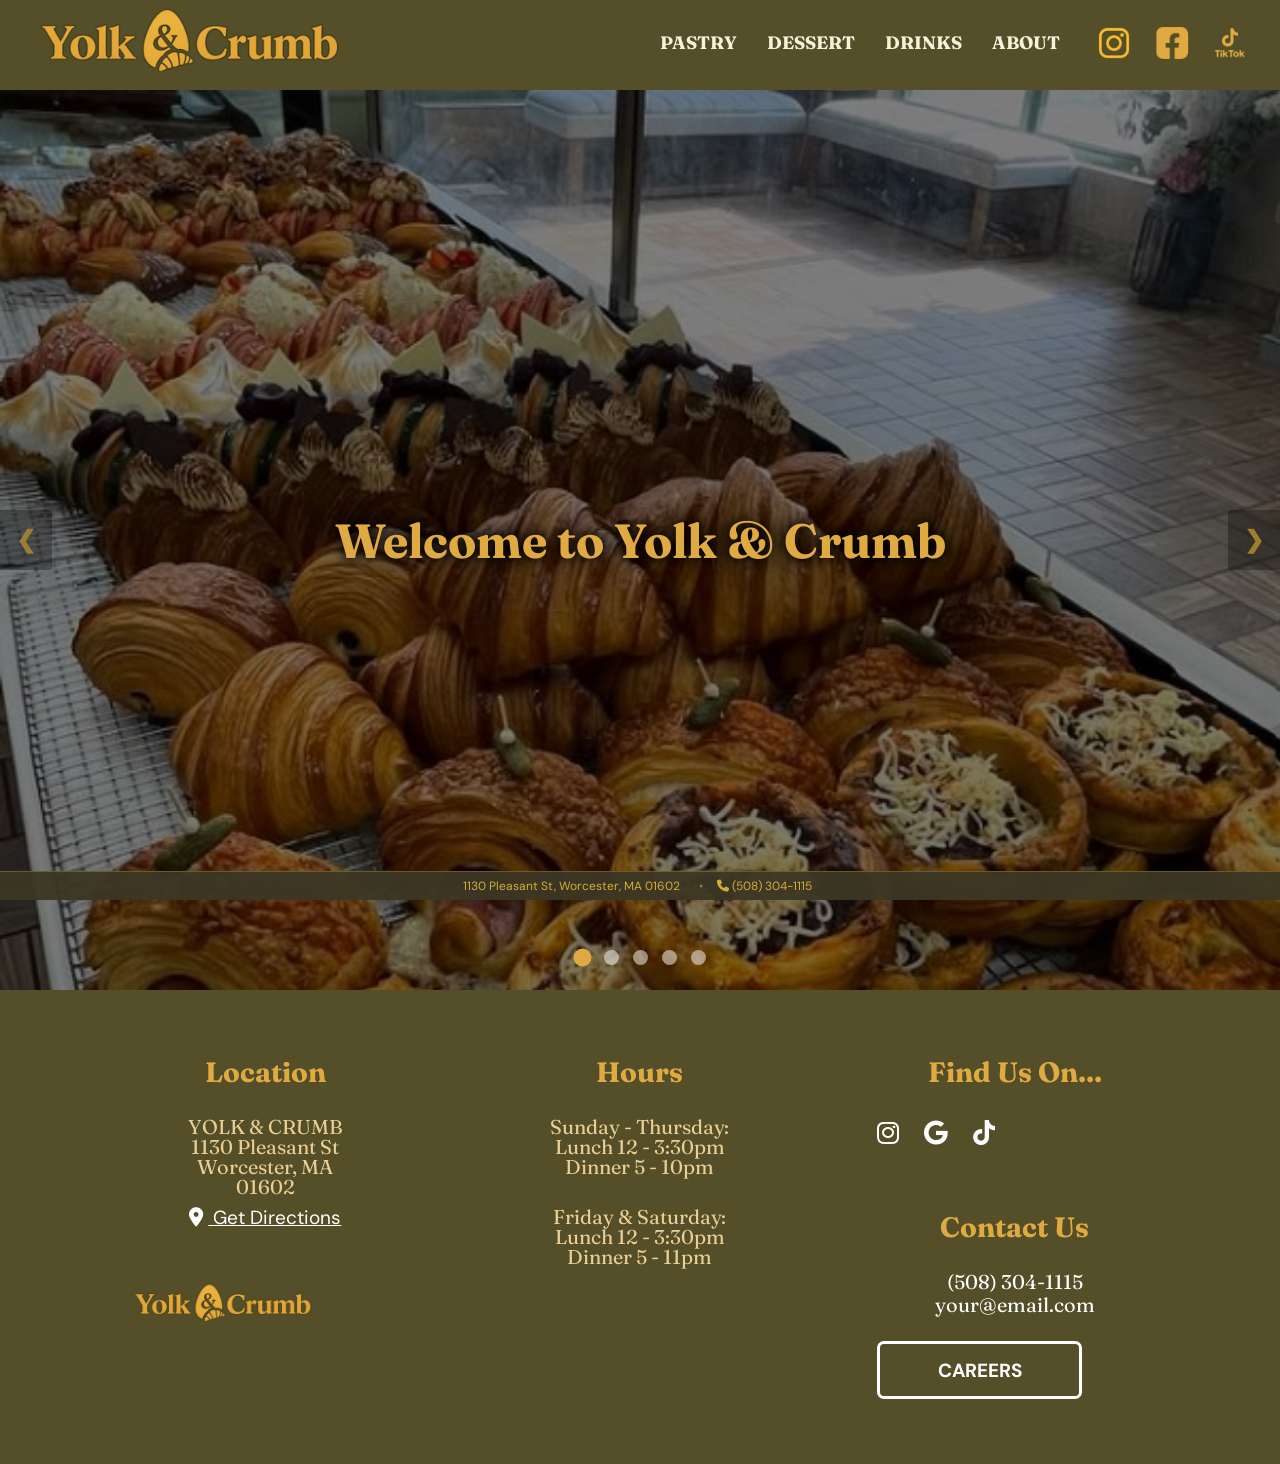
<file: index.html>
<!DOCTYPE html>
<html lang="en">
<head>
  <meta charset="UTF-8">
  <meta name="viewport" content="width=device-width, initial-scale=1.0">

  <title>Yolk and Crumb</title>


  <link rel="preconnect" href="https://fonts.googleapis.com">
  <link rel="preconnect" href="https://fonts.gstatic.com" crossorigin>
  <link
    href="https://fonts.googleapis.com/css2?family=Archivo+Black&family=DM+Sans:wght@400;500;700&display=swap"
    rel="stylesheet"
  >
  <link href="https://fonts.googleapis.com/css2?family=Fraunces:opsz,wght@9..144,600;9..144,700;9..144,800&display=swap"
   rel="stylesheet">
<!-- โหลด FontAwesome สำหรับไอคอนรูปโทรศัพท์ -->
    <link rel="stylesheet" href="https://cdnjs.cloudflare.com/ajax/libs/font-awesome/6.4.0/css/all.min.css">
  <link rel="stylesheet" href="style.css">


</head>

<body>

<!-- Header -->
  <header class="site-header">

    <a href="yolkandcrumb.html" class="logo">
      <img src="/pictures/logo_005.png" alt="yolk and crumb" class="logo-img">
    </a>

    <nav class="main-nav" id="mainNav">
      <a href="pastry.html" class="nav-link">PASTRY</a>
      <a href="dessert.html" class="nav-link">DESSERT</a>
      <a href="drinks.html" class="nav-link">DRINKS</a>
      <a href="about.html" class="nav-link">ABOUT</a>
    </nav>

    <!-- จัดกลุ่มไอคอนและปุ่มสามขีดให้อยู่ด้วยกันใน div นี้ -->
    <div class="mobile-header-right">
      <div class="header-icons">
        <a href="https://www.instagram.com/yolk_and_crumb?stkn=MXF0NWw0bGdmMWV0MA==" target="_blank">
          <img src="/pictures/logo_ig_h.png" alt="Picture Instagram" class="social-logo" style="width: 40px; height: auto; border-radius: 8px;">
        </a>
        <a href="https://www.facebook.com/p/Yolk-Crumb-61583239731599/" target="_blank">
          <img src="/pictures/logo_fb_h.png" alt="Picture Facebook" class="social-logo" style="width: 40px; height: auto; border-radius: 8px;">
        </a>
        <a href="https://www.instagram.com/yolk_and_crumb?stkn=MXF0NWw0bGdmMWV0MA==" target="_blank">
          <img src="/pictures/logo_tt_h.png" alt="Picture Tiktok" class="social-logo" style="width: 40px; height: auto; border-radius: 8px;">
        </a>
      </div>

      <!-- ปุ่มสามขีดสำหรับมือถือ -->
      <div class="menu-toggle" id="menuToggle" aria-label="Toggle Menu">
        <span class="bar"></span>
        <span class="bar"></span>
        <span class="bar"></span>
      </div>
    </div>
    
  </header>


  <!-- Hero -->
  <main>

    <section class="hero">

    <div class="slider-container">

        <!-- สไลด์ภาพที่ 1 -->
        <div class="my-slides fade">
            <img src="/pictures/slice_001.jpg" alt="ภาพที่ 1">
            <div class="text-caption">Welcome to Yolk & Crumb</div>
        </div>

        <!-- สไลด์ภาพที่ 2 -->
        <div class="my-slides fade">
            <img src="/pictures/slice_002.jpg" alt="ภาพที่ 2">
            <div class="text-caption">Golden, aromatic and baked to perfection</div>
        </div>

        <!-- สไลด์ภาพที่ 3 -->
        <div class="my-slides fade">
            <img src="/pictures/slice_003.jpg" alt="ภาพที่ 3">
            <div class="text-caption">Crunchy on the edges, chewy in the center—pure cookie bliss.</div>
        </div>

        <!-- สไลด์ภาพที่ 4 -->
        <div class="my-slides fade">
            <img src="/pictures/slice_004.jpg" alt="ภาพที่ 4">
            <div class="text-caption">Buttery crusts filled with rich, heavenly sweetness</div>
        </div>

        <!-- สไลด์ภาพที่ 5 -->
        <div class="my-slides fade">
            <img src="/pictures/slice-005.jpg" alt="ภาพที่ 5">
            <div class="text-caption">Refreshingly smooth and crafted to perfection in every sip</div>
        </div>

        <!-- ปุ่มควบคุม ซ้าย/ขวา -->
        <button class="prev" onclick="plusSlides(-1)">&#10094;</button>
        <button class="next" onclick="plusSlides(1)">&#10095;</button>

        <!-- จุดวงกลมบอกตำแหน่งภาพ -->
        <div class="dot-container">
            <span class="dot" onclick="currentSlide(1)"></span>
            <span class="dot" onclick="currentSlide(2)"></span>
            <span class="dot" onclick="currentSlide(3)"></span>
            <span class="dot" onclick="currentSlide(4)"></span>
            <span class="dot" onclick="currentSlide(5)"></span>
        </div>
    </div>
    </section>

      <!-- =================================
         INFORMATION SECTION
    ================================== -->
    <section class="info-section">

      <div class="info-container">

        <!-- Location -->
        <div class="info-column location-column">

          <h2>Location</h2>

          <p>
            YOLK & CRUMB<br>
            1130 Pleasant St<br>
            Worcester, MA<br>
            01602
          </p>

          <a
            href="https://www.google.com/maps/place/Yolk+and+Crumb/@42.2783921,-71.8579001,17z/"
            target="_blank"
            class="directions-link"
          >
            <i class="fa-solid fa-location-dot"></i>
            Get Directions
          </a>

          <img
            src="/pictures/logo_005.png"
            alt="Yolk and Crumb"
            class="info-logo"
          >

        </div>


        <!-- Hours -->
        <div class="info-column hours-column">

          <h2>Hours</h2>

          <p>
            Sunday - Thursday:<br>
            Lunch 12 - 3:30pm<br>
            Dinner 5 - 10pm
          </p>

          <p class="second-hours">
            Friday & Saturday:<br>
            Lunch 12 - 3:30pm<br>
            Dinner 5 - 11pm
          </p>

        </div>
        <!-- Social + Contact -->
        <div class="info-column contact-column">
          <h2>Find Us On...</h2>
          <div class="info-social">
            <a href="https://www.instagram.com/yolk_and_crumb" target="_blank">
              <i class="fa-brands fa-instagram"></i>
            </a>
            <a href="#" target="_blank">
              <i class="fa-brands fa-google"></i>
            </a>
            <a href="#" target="_blank">
              <i class="fa-brands fa-tiktok"></i>
            </a>
          </div>
          <div class="contact-us">
            <h2>Contact Us</h2>
            <p>
              <a href="tel:5083041115">
                (508) 304-1115
              </a>
            </p>
            <p>
              <a href="mailto:your@email.com">
                your@email.com
              </a>
            </p>
            <a href="#" class="careers-btn">
              CAREERS
            </a>
          </div>
        </div>
      </div>
    </section>


  </main>


<!-- แถบข้อมูลด้านล่าง (Footer Bar) -->
    <footer class="bottom-bar">
        <div class="footer-content">
            <span class="address">
              <!-- ลิงก์ไป Google Maps -->
        <a href="https://www.google.com/maps/place/Yolk+and+Crumb/@42.2783921,-71.8579001,17z/data=!3m1!4b1!4m6!3m5!1s0x89e405001bfab589:0xea1b079aadc19fd6!8m2!3d42.2783921!4d-71.8553252!16s%2Fg%2F11ml51kjbp?entry=ttu&g_ep=EgoyMDI2MDkzMC4wIKXMDSoASAFQAw%3D%3D" target="_blank">
             1130 Pleasant St, Worcester, MA 01602
        </a></span>
            <span class="separator">•</span>
            <span class="phone">
                <i class="fa-solid fa-phone"></i> <!-- ลิงก์โทรออก -->
        <a href="tel:5083041115">
             (508) 304-1115
        </a>
            </span>
        </div>
    </footer>




  <!-- เชื่อมโยงไฟล์ JavaScript External -->
    <script src="script.js"></script>
</body>

</html>
</file>
<file: style.css>
/* Yolk and Crumb — shared styles and responsive navigation */

* {
  box-sizing: border-box;
  margin: 0;
  padding: 0;
}

:root {
  --olive: #544F28;
  --gold: #DFAA42;
  --dark-olive: #4D4721;
  --dark-gold: #9E7D31;
  --light-gold: #b7a375;
  --ivory-gold: #FAF1DA;
  --bg-olive: #3B4230;
  --accent-yellow: #E5A912;
  --wood-brown: #8C5830;
  --text-cream: #FBF9F1;
}

body {
  font-family: "DM Sans", Arial, sans-serif;
  color: var(--black);
  background: #faf7f2;
}

.site-header, .site-header2 {
  width: 100%;
  height: 90px;
  display: flex;
  align-items: center;
  gap: 34px;
  padding: 0 30px;
  position: relative;
  z-index: 10;
}

.site-header {
  background: var(--olive);
}

.site-header2 {
  background: #543416;
}

.logo {
  max-width: 320px;
  min-width: 200px;
  width: 320px;
  flex: 0 0 auto;
  text-decoration: none;
  display: flex;
  flex-direction: column;
  align-items: center;
  justify-content: center;
  line-height: 1;
  position: relative;
}

.logo-img {
  width: 100%;
  height: auto;
  display: block;
}

.main-nav {
  margin-left: auto;
  display: flex;
  align-items: center;
  gap: 30px;
}

.main-nav a {
  position: relative;
  color: var(--ivory-gold);
  text-decoration: none;
  font-family: "Fraunces", serif;
  font-weight: 700;
  font-size: 18px;
  white-space: nowrap;
  transition: 0.2s ease;
  padding-bottom: 5px;
}

.main-nav a span {
  font-size: 16px;
  margin-left: 3px;
}

.main-nav a::after {
  content: '';
  position: absolute;
  width: 0;
  height: 2px;
  bottom: 0;
  left: 0;
  background-color: var(--gold);
  transition: width 0.3s ease;
}

.main-nav a:hover {
  color: var(--gold);
}

.main-nav a:hover::after {
  width: 100%;
}

.header-icons {
  display: flex;
  align-items: center;
  gap: 18px;
  margin-left: 0;
}

.header-icons button {
  border: 0;
  background: transparent;
  color: #111;
  width: 22px;
  height: 28px;
  font-size: 28px;
  line-height: 1;
  cursor: pointer;
}

.social-logo {
  transition: all 0.3s ease;
}

.social-logo:hover {
  box-shadow: 0 0 3px 3px rgba(255, 220, 100, 0.4);
  transform: scale(1.1);
}

.slider-container {
  position: relative;
  max-width: 100%;
  height: 100vh;
  margin-bottom: 0;
  overflow: hidden;
  background-color: #000;
}

.my-slides {
  display: none;
  position: relative;
  width: 100%;
  height: 100%;
}

.my-slides img {
  width: 100%;
  height: 100%;
  object-fit: cover;
}

.my-slides::after {
  content: "";
  position: absolute;
  top: 0;
  left: 0;
  width: 100%;
  height: 100%;
  background-color: rgba(0, 0, 0, 0.5);
  pointer-events: none;
}

.fade {
  animation: fadeEffect 1s ease-in-out;
}

@keyframes fadeEffect {
  from {
    opacity: 0.4;
  }

  to {
    opacity: 1;
  }
}

.prev, .next {
  cursor: pointer;
  position: absolute;
  top: 50%;
  transform: translateY(-50%);
  width: auto;
  padding: 16px;
  color: #9E7D31;
  font-weight: bold;
  font-size: 24px;
  transition: 0.3s ease;
  border-radius: 0 3px 3px 0;
  user-select: none;
  background-color: rgba(0,0,0,0.3);
  border: none;
}

.next {
  right: 0;
  border-radius: 3px 0 0 3px;
}

.prev:hover, .next:hover {
  background-color: rgba(0,0,0,0.8);
}

.text-caption {
  position: absolute;
  top: 50%;
  left: 50%;
  transform: translate(-50%, -50%);
  text-align: center;
  color: var(--gold, #d4af37);
  font-size: 48px;
  font-family: "Fraunces", serif;
  font-weight: 700;
  z-index: 10;
  width: 80%;
  text-shadow: 0 0 8px rgba(0, 0, 0, 0.9), 

               0 0 15px rgba(0, 0, 0, 0.8), 

               0 0 25px rgba(0, 0, 0, 0.6);
}

.dot-container {
  position: absolute;
  bottom: 20px;
  width: 100%;
  text-align: center;
}

.dot {
  cursor: pointer;
  height: 15px;
  width: 15px;
  margin: 0 5px;
  background-color: rgba(255, 255, 255, 0.5);
  border-radius: 50%;
  display: inline-block;
  transition: background-color 0.6s ease;
}

.dot.active, .dot:hover {
  background-color: var(--gold);
  transform: scale(1.2);
}

.classic-flavors-section {
  max-width: 1200px;
  margin: 40px auto;
  padding: 0 20px;
  text-align: center;
}

.section-title {
  font-family: "Fraunces", serif;
  font-size: 2.5rem;
  color: #2b2b2b;
  margin-bottom: 40px;
  letter-spacing: -0.5px;
}


/*********************************************/
/* =========================================
   INFORMATION SECTION
========================================= */

.info-section {
  width: 100%;
  background-color: #544F28;
  color: white;
  padding: 65px 10%;
}

.info-container {
  width: 100%;
  max-width: 1250px;
  margin: 0 auto;

  display: grid;
  grid-template-columns: 1fr 1fr 1fr;
  gap: 100px;
}


/* หัวข้อ */
.info-column {
  text-align: center;
}

.info-column h2 {
  font-family: "Fraunces", serif;
  font-size: 28px;
  font-weight: 700;
  color:#DFAA42;

  margin: 0 0 28px;
}


/* ข้อความ */

.info-column p {
  font-family: "Fraunces", serif;
  font-size: 20px;
  line-height: 1;
  color:#ebce93;
  margin: 0;
}


/* =========================================
   LOCATION
========================================= */

.directions-link {
  display: inline-block;

  color: white;
  font-size: 19px;

  margin-top: 8px;

  text-decoration: underline;
}

.directions-link i {
  margin-right: 5px;
}

.directions-link:hover {
  opacity: 0.7;
}


/* Logo */

.info-logo {
  display: block;

  width: 190px;
  height: auto;

  margin-top: 28px;
}


/* =========================================
   HOURS
========================================= */

.second-hours {
  margin-top: 30px !important;
}


/* =========================================
   SOCIAL MEDIA
========================================= */

.info-social {
  display: flex;
  align-items: center;

  gap: 25px;

  margin-bottom: 60px;
}

.info-social a {
  color: white;
  font-size: 25px;
  text-decoration: none;
}

.info-social a:hover {
  opacity: 0.7;
}


/* =========================================
   CONTACT
========================================= */

.contact-us h2 {
  margin-bottom: 28px;
}

.contact-us p {
  margin-bottom: 3px;
}

.contact-us a {
  color: white;
  text-decoration: none;
}


/* =========================================
   CAREERS BUTTON
========================================= */

.careers-btn {
  width: 205px;
  height: 58px;

  margin-top: 26px;

  display: flex;
  justify-content: center;
  align-items: center;

  border: 3px solid white;
  border-radius: 7px;

  color: white;

  font-size: 19px;
  font-weight: 700;

  text-decoration: none;
}

.careers-btn:hover {
  background: white;
  color: #21136b;
}


/* =========================================
   TABLET
========================================= */

@media screen and (max-width: 900px) {

  .info-section {
    padding: 55px 7%;
  }

  .info-container {
    grid-template-columns: 1fr 1fr;
    gap: 50px 70px;
  }

  .contact-column {
    grid-column: 1 / -1;
  }

}



/*********************************************/








.flavors-grid {
  display: grid;
  grid-template-columns: repeat(auto-fit, minmax(320px, 1fr));
  gap: 30px;
}

.flavor-card, .flavor-card2 {
  border-radius: 24px;
  /* เดิม 30px 20px */
    padding: 15px 20px;
  display: flex;
  flex-direction: column;
  align-items: center;
  text-align: center;
  box-shadow: 0 4px 6px rgba(0, 0, 0, 0.02);
  transition: transform 0.2s ease;
}

.flavor-card {
  background-color: #cfc893;
}

.flavor-card2 {
  background-color: #dec7ad;
}

.flavor-card:hover, .flavor-card2:hover {
  transform: translateY(-5px);
}

.flavor-img-container {
  width: 350px;
   /* เดิม 350px */
    height: 300px;
  /* เดิม 20px */
    margin-bottom: 5px;
  display: flex;
  justify-content: center;
  align-items: center;
}

.flavor-img-container img {
  max-width: 100%;
  max-height: 100%;
  object-fit: contain;
}

.flavor-card h3 {
  font-family: "Fraunces", serif;
  font-size: 1.25rem;
  color: #1a1a1a;
  margin-bottom: 10px;
}

.flavor-card p {
  font-size: 0.95rem;
  color: #4a4a4a;
  line-height: 1.5;
  margin-bottom: 25px;
  flex-grow: 1;
  padding: 0 10px;
}

.ingredients-btn {
  background-color: #e51d3b;
  color: #ffffff;
  font-family: "Fraunces", serif;
  font-size: 0.85rem;
  letter-spacing: 0.5px;
  border: none;
  border-radius: 8px;
  padding: 12px 24px;
  cursor: pointer;
  transition: background-color 0.2s ease, transform 0.1s ease;
}

.ingredients-btn:hover {
  background-color: #c71531;
}

.ingredients-btn:active {
  transform: scale(0.98);
}

.about-section {
  min-height: calc(100vh - 90px);
  display: grid;
  grid-template-columns: 1fr 1fr;
  width: 100%;
}

.about-content-box {
  display: flex;
  flex-direction: column;
  justify-content: center;
  padding: 60px 80px;
  background-color: var(--cream-bg);
}

.about-content-box h1, .about-content-box h2 {
  font-family: "Fraunces", serif;
  font-size: 3.5rem;
  font-weight: 700;
  color: #1a1a1a;
  margin-bottom: 24px;
  line-height: 1.15;
  letter-spacing: -1px;
}

.about-content-box .section-tag {
  font-family: "DM Sans", Arial, sans-serif;
  font-size: 0.85rem;
  font-weight: 700;
  letter-spacing: 2px;
  text-transform: uppercase;
  color: #1a1a1a;
  margin-bottom: 16px;
}

.about-content-box p {
  font-family: "DM Sans", Arial, sans-serif;
  font-size: 1.1rem;
  line-height: 1.7;
  color: #333333;
  max-width: 540px;
}

.about-image-box {
  position: relative;
  width: 100%;
  min-height: 500px;

  display: flex;
  align-items: center;
  justify-content: center;

  overflow: hidden;
  background-color: #e5ddd3;
}


.about-image-box img {
  width: 85%;
  max-width: 550px;
  height: auto;
  max-height: 500px;

  object-fit: contain;
  display: block;
}

.about-image-box.problem-bg {
  background-color: #8cb4d1;
}

.problem-bg .circle-shape {
  position: absolute;
  width: 120%;
  height: 120%;
  background-color: #2a688f;
  border-radius: 50%;
  opacity: 0.85;
  top: -20px;
  left: -20px;
  transform: rotate(-12deg);
  pointer-events: none;
}

.problem-bg img {
  position: relative;
  z-index: 10;
  max-height: 70%;
  object-fit: contain;
  filter: drop-shadow(0 20px 30px rgba(0,0,0,0.25));
}

.features-grid {
  display: grid;
  grid-template-columns: repeat(3, 1fr);
  gap: 20px;
  margin: 25px 0;
  text-align: center;
}

.feature-item {
  display: flex;
  flex-direction: column;
  align-items: center;
}

.feature-icon {
  height: 50px;
  display: flex;
  align-items: center;
  justify-content: center;
  margin-bottom: 10px;
}

.badge-20 {
  background-color: #2b82e4;
  color: #fff;
  width: 48px;
  height: 48px;
  border-radius: 50%;
  display: flex;
  flex-direction: column;
  align-items: center;
  justify-content: center;
  font-size: 13px;
  font-weight: bold;
  line-height: 1;
}

.badge-20 small {
  font-size: 8px;
}

.feature-item p {
  font-family: "DM Sans", Arial, sans-serif;
  font-size: 0.9rem;
  font-weight: 700;
  color: #111;
  line-height: 1.3;
}

.subscription-desc {
  font-family: "DM Sans", Arial, sans-serif;
  font-size: 1rem;
  line-height: 1.6;
  color: #333;
  margin-top: 10px;
  max-width: 500px;
}

.bottom-bar, .bottom-bar2 {
  position: fixed;
  bottom: 0;
  left: 0;
  width: 100%;
  color: #d4af37;
  padding: 6px 14px;
  font-family: "DM Sans", Arial, sans-serif;
  font-size: 12px;
  box-sizing: border-box;
  z-index: 9999;
  border-top: 1px solid rgba(212, 175, 55, 0.3);
}

.bottom-bar {
  background-color: rgba(61, 55, 36, 0.95);
}

.bottom-bar2 {
  background-color: #492d13;
}

.bottom-bar .footer-content, .bottom-bar2 .footer-content {
  display: flex;
  justify-content: center;
  align-items: center;
  gap: 14px;
  text-align: center;
  flex-wrap: wrap;
}

.bottom-bar a, .bottom-bar2 a {
  margin-right: 5px;
  color: #d4af37;
  text-decoration: none;
  transition: color 0.2s ease;
}

.bottom-bar a:hover, .bottom-bar2 a:hover {
  color: #ffffff;
  text-decoration: underline;
}

.bottom-bar .separator, .bottom-bar2 .separator {
  color: #d4af37;
  opacity: 0.6;
}

.mobile-header-right {
  display: flex;
  align-items: center;
  gap: 18px;
}

.menu-toggle {
  display: none;
  position: relative;
  width: 40px;
  height: 40px;
  padding: 0;
  border: 0;
  background: transparent;
  cursor: pointer;
  align-items: center;
  justify-content: center;
  flex-shrink: 0;
}

.menu-toggle .bar {
  display: block;
  position: absolute;
  width: 28px;
  height: 3px;
  background-color: var(--gold);
  border-radius: 5px;
  transition: transform 0.3s ease, opacity 0.3s ease;
}

.menu-toggle .bar:nth-child(1) {
  transform: translateY(-8px);
}

.menu-toggle .bar:nth-child(2) {
  transform: translateY(0);
}

.menu-toggle .bar:nth-child(3) {
  transform: translateY(8px);
}

.menu-toggle.active .bar:nth-child(1) {
  transform: rotate(45deg);
}

.menu-toggle.active .bar:nth-child(2) {
  opacity: 0;
}

.menu-toggle.active .bar:nth-child(3) {
  transform: rotate(-45deg);
}



/* ==================================================
   RESPONSIVE
================================================== */


/* ==================== ≤ 1200px ==================== */

@media (max-width: 1200px) {

  .site-header,
  .site-header2 {
    gap: 20px;
    padding: 0 20px;
  }

  .main-nav {
    gap: 17px;
  }

  .main-nav a {
    font-size: 15px;
  }

  .header-icons {
    gap: 10px;
  }
}


/* ==================== ≤ 1024px ==================== */

@media (max-width: 1024px) {

  .about-section,
  .subscription-section {
    grid-template-columns: 1fr;
  }

  .about-content-box {
    padding: 40px 30px;
  }

  .about-content-box h1,
  .about-content-box h2 {
    font-size: 2.8rem;
  }

  .about-image-box {
    height: 50vh;
    min-height: 400px;
  }
}


/* ==================== ≤ 850px ==================== */

@media (max-width: 850px) {

  /* ---------- Header ---------- */

  .site-header,
  .site-header2 {
    position: relative;
    z-index: 10000;

    height: 75px;
    padding: 0 15px;
    gap: 15px;
  }

  .logo {
    width: 150px;
    min-width: 120px;
    max-width: 180px;
  }

  .mobile-header-right {
    margin-left: auto;
  }

  .header-icons {
    margin-left: 0;
  }


  /* ---------- Mobile Menu ---------- */

  .menu-toggle {
    display: flex;
    width: 40px;
    height: 40px;
  }

  .menu-toggle .bar {
    width: 28px;
    height: 3px;
  }

  .main-nav {
    display: none;

    position: absolute;
    top: 100%;
    left: 0;
    z-index: 99999;

    width: 100%;
    margin: 0;

    flex-direction: column;
    gap: 0;

    background-color: var(--olive);
  }

  .main-nav.active {
    display: flex;
  }

  .main-nav a {
    width: 100%;
    padding: 24px 20px;

    text-align: center;
    font-family: "Fraunces", serif;
    font-size: 28px;
    font-weight: 700;

    color: var(--ivory-gold);

    border-top: 1px solid rgba(223, 170, 66, 0.25);
  }


  /* ---------- Slider ---------- */

  .slider-container {
    position: relative;
    z-index: 1;

    height: 70vh;
  }

  .text-caption {
    z-index: 2;

    width: 90%;
    font-size: 32px;
  }
}


/* ==================== ≤ 768px ==================== */

@media (max-width: 768px) {

  /* ---------- Features ---------- */

  .features-grid {
    grid-template-columns: 1fr;
    gap: 15px;
  }


  /* ---------- About ---------- */

  .about-image-box {
    height: auto;
    min-height: 300px;
    padding: 20px;
  }

  .about-image-box img {
    width: 90%;
    max-width: 450px;

    height: auto;
    max-height: 350px;

    object-fit: contain;
  }
}


/* ==================== ≤ 600px ==================== */

@media (max-width: 600px) {

  /* ---------- Header ---------- */

  .site-header,
  .site-header2 {
    height: 70px;
    padding: 0 12px;
  }

  .logo {
    width: 130px;
    min-width: 100px;
    max-width: 150px;
  }

  .mobile-header-right {
    gap: 10px;
  }

  .header-icons {
    gap: 8px;
  }

  .social-logo {
    width: 32px !important;
  }


  /* ---------- Mobile Menu ---------- */

  .menu-toggle {
    width: 34px;
    height: 34px;
  }

  .menu-toggle .bar {
    width: 25px;
    height: 3px;
  }

  .main-nav a {
    padding: 22px 15px;
    font-size: 27px;
  }


  /* ---------- Slider ---------- */

  .text-caption {
    font-size: 24px;
  }


  /* ---------- About ---------- */

  .about-content-box h1,
  .about-content-box h2 {
    font-size: 2.2rem;
  }

  .about-content-box p {
    font-size: 1rem;
  }


  /* ---------- Information Section ---------- */

  .info-section {
    padding: 45px 30px;
  }

  .info-container {
    grid-template-columns: 1fr;
    gap: 45px;
  }

  .contact-column {
    grid-column: auto;
  }

  .info-column h2 {
    margin-bottom: 18px;
    font-size: 24px;
  }

  .info-column p {
    font-size: 17px;
  }

  .info-logo {
    width: 150px;
        margin-left: auto;
    margin-right: auto;
  }

  .info-social {
        justify-content: center;
    margin-bottom: 40px;
  }

  .careers-btn {
      width: 100%;
    max-width: 250px;
    margin-left: auto;
    margin-right: auto;
  }


  /* ---------- Bottom Bar ---------- */

  .bottom-bar .footer-content,
  .bottom-bar2 .footer-content {
    gap: 6px;
    font-size: 11px;
  }

  .separator {
    display: none;
  }
}
</file>
